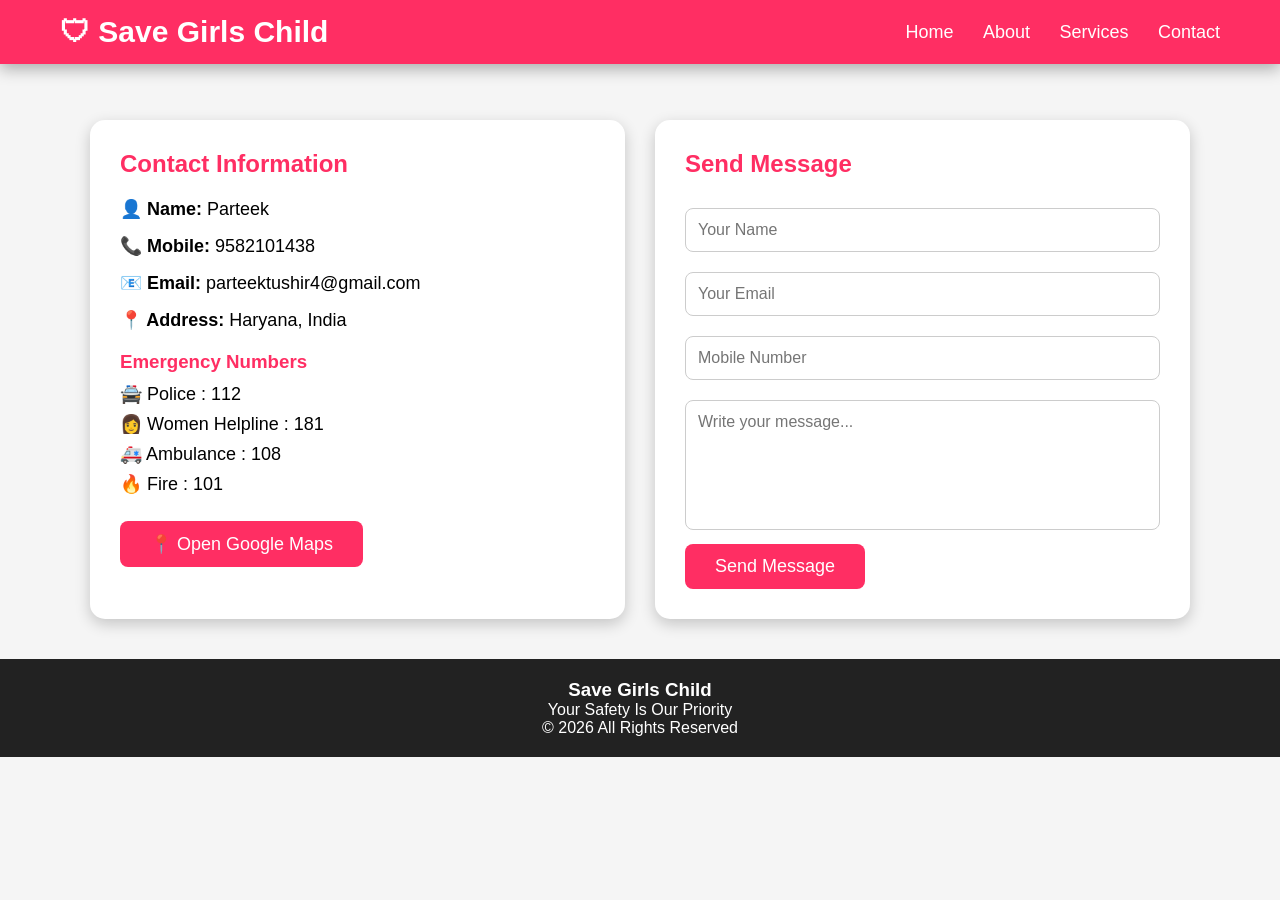
<file: contact2.html>
<!DOCTYPE html>
<html lang="en">
<head>
<meta charset="UTF-8">
<meta name="viewport" content="width=device-width, initial-scale=1.0">
<title>Contact - Save Girls Child</title>

<style>

*{
margin:0;
padding:0;
box-sizing:border-box;
font-family:Arial,sans-serif;
}

body{
background:#f5f5f5;
padding-top:80px;
}

/* Navbar */

header{
position:fixed;
top:0;
left:0;
width:100%;
background:#ff2e63;
display:flex;
justify-content:space-between;
align-items:center;
padding:15px 60px;
z-index:1000;
box-shadow:0 5px 15px rgba(0,0,0,.3);
}

.logo{
font-size:30px;
font-weight:bold;
color:white;
}

nav a{
color:white;
text-decoration:none;
margin-left:25px;
font-size:18px;
transition:.3s;
}

nav a:hover{
color:yellow;
}

/* Contact Section */

.contact{
width:90%;
max-width:1100px;
margin:40px auto;
display:flex;
gap:30px;
flex-wrap:wrap;
justify-content:center;
}

.left,.right{
background:white;
padding:30px;
border-radius:15px;
box-shadow:0 5px 15px rgba(0,0,0,.2);
flex:1;
min-width:320px;
}

.left h2,
.right h2{
color:#ff2e63;
margin-bottom:20px;
}

.left p{
font-size:18px;
margin:15px 0;
}

input,
textarea{
width:100%;
padding:12px;
margin:10px 0;
border:1px solid #ccc;
border-radius:8px;
font-size:16px;
}

textarea{
height:130px;
resize:none;
}

button{
background:#ff2e63;
color:white;
padding:12px 30px;
border:none;
border-radius:8px;
font-size:18px;
cursor:pointer;
transition:.3s;
}

button:hover{
background:#d6004c;
transform:scale(1.05);
}

.emergency{
margin-top:20px;
}

.emergency h3{
color:#ff2e63;
margin-bottom:10px;
}

.emergency p{
font-size:18px;
margin:8px 0;
}

footer{
margin-top:40px;
background:#222;
color:white;
text-align:center;
padding:20px;
}

@media(max-width:768px){

header{
flex-direction:column;
padding:15px;
}

nav{
margin-top:10px;
}

nav a{
display:inline-block;
margin:8px;
}

}

</style>

</head>

<body>

<header>

<div class="logo">🛡 Save Girls Child</div>

<nav>

<a href="index.html">Home</a>
<a href="girlsabout.html">About</a>
<a href="servis.html">Services</a>
<a href="contact2.html">Contact</a>

</nav>

</header>

<section class="contact">

<div class="left">

<h2>Contact Information</h2>

<p><strong>👤 Name:</strong> Parteek</p>

<p><strong>📞 Mobile:</strong> 9582101438</p>

<p><strong>📧 Email:</strong> parteektushir4@gmail.com</p>

<p><strong>📍 Address:</strong> Haryana, India</p>

<div class="emergency">

<h3>Emergency Numbers</h3>

<p>🚔 Police : 112</p>

<p>👩 Women Helpline : 181</p>

<p>🚑 Ambulance : 108</p>

<p>🔥 Fire : 101</p>

</div>

<br>

<button onclick="openMap()">📍 Open Google Maps</button>

</div>

<div class="right">

<h2>Send Message</h2>

<form onsubmit="sendMessage(event)">

<input type="text" placeholder="Your Name" required>

<input type="email" placeholder="Your Email" required>

<input type="tel" placeholder="Mobile Number" required>

<textarea placeholder="Write your message..." required></textarea>

<button type="submit">Send Message</button>

</form>

</div>

</section>

<footer>

<h3>Save Girls Child</h3>

<p>Your Safety Is Our Priority</p>

<p>© 2026 All Rights Reserved</p>

</footer>

<script>

function sendMessage(event){

event.preventDefault();

alert("✅ Thank you! Your message has been submitted.");

}

function openMap(){

window.open("https://maps.google.com","_blank");

}

</script>

</body>
</html>
</file>
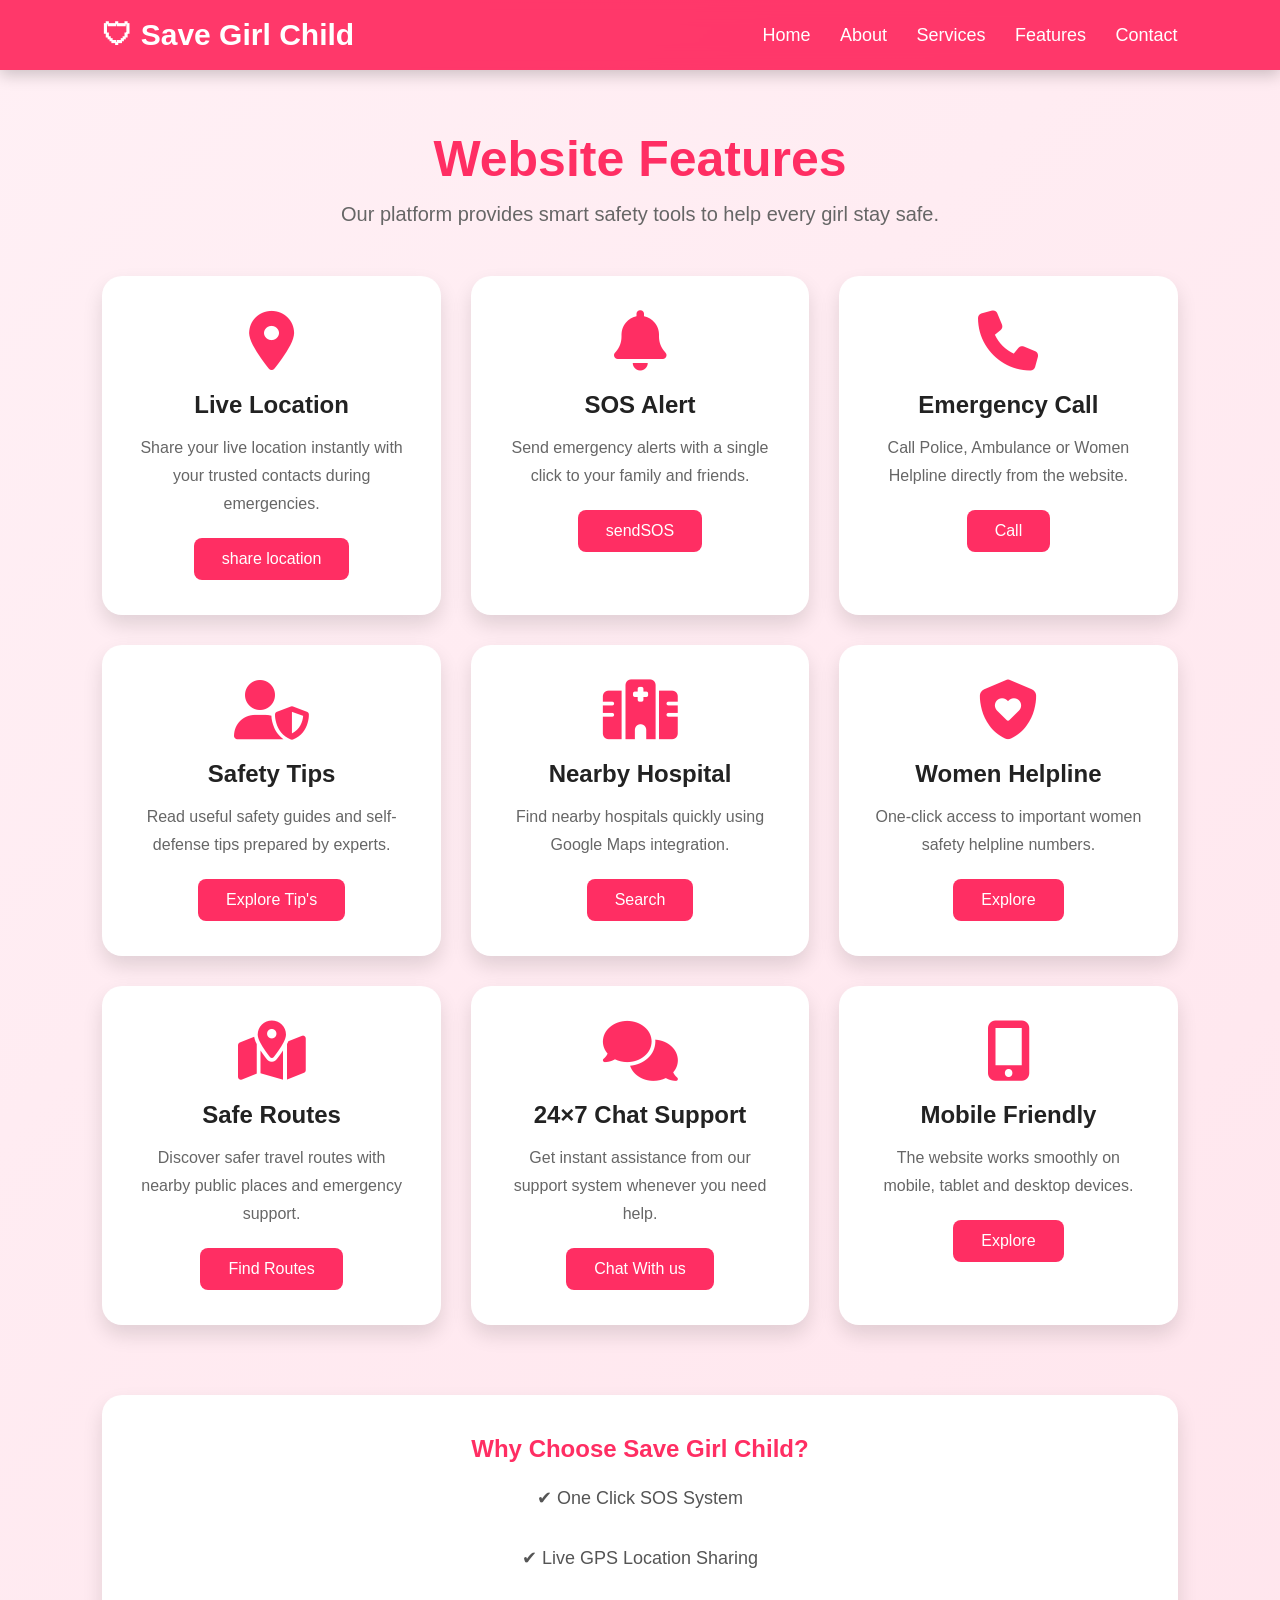
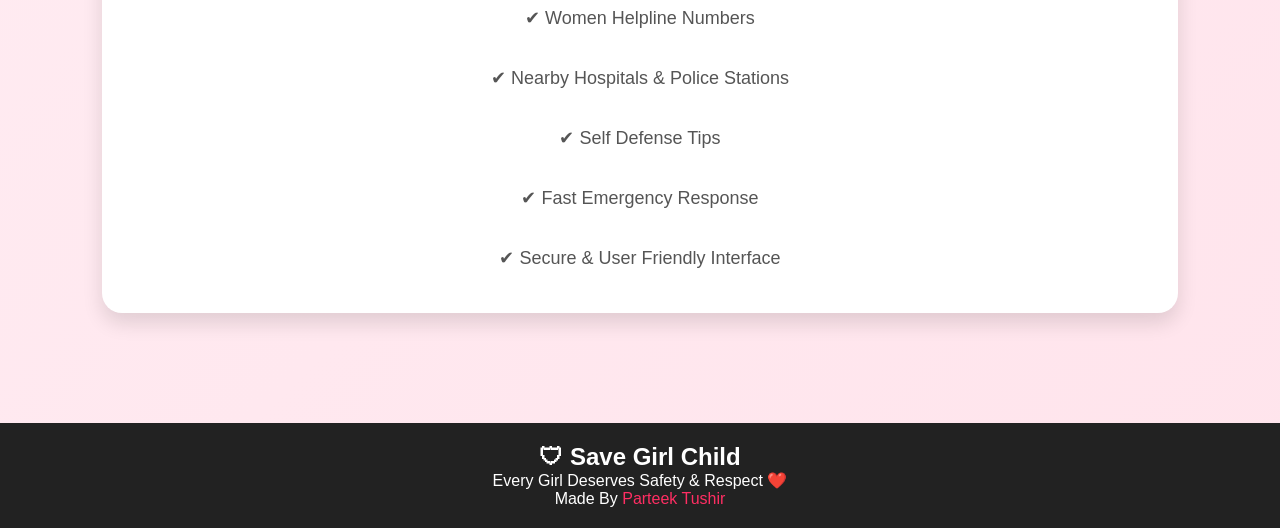
<file: fetures.html>
<!DOCTYPE html>
<html lang="en">
<head>
<meta charset="UTF-8">
<meta name="viewport" content="width=device-width, initial-scale=1.0">

<title>Features | Save Girl Child</title>

<link rel="stylesheet" href="https://cdnjs.cloudflare.com/ajax/libs/font-awesome/6.5.2/css/all.min.css">

<style>

*{
    margin:0;
    padding:0;
    box-sizing:border-box;
    font-family:Arial, Helvetica, sans-serif;
}

body{
    background:linear-gradient(135deg,#fff0f5,#ffe4ec);
}

/* ==========================
   SAME NAVBAR CSS
========================== */
/* Apne index.html wali navbar yaha paste kar dena */

/* ==========================
   FEATURES
========================== */

.features{
    padding:130px 8% 70px;
}

.title{
    text-align:center;
    margin-bottom:50px;
}

.title h1{
    font-size:50px;
    color:#ff2e63;
}

.title p{
    font-size:20px;
    color:#666;
    margin-top:15px;
}

.feature-box{
    display:grid;
    grid-template-columns:repeat(auto-fit,minmax(300px,1fr));
    gap:30px;
}

.card{
    background:#fff;
    padding:35px;
    border-radius:20px;
    text-align:center;
    box-shadow:0 10px 20px rgba(0,0,0,.12);
    transition:.4s;
}

.card:hover{
    transform:translateY(-12px);
    box-shadow:0 15px 35px rgba(255,46,99,.35);
}

.card i{
    font-size:60px;
    color:#ff2e63;
    margin-bottom:20px;
}

.card h2{
    margin-bottom:15px;
    color:#222;
}

.card p{
    color:#666;
    line-height:28px;
    margin-bottom:20px;
}

.card button{
    padding:12px 28px;
    border:none;
    background:#ff2e63;
    color:white;
    border-radius:8px;
    cursor:pointer;
    transition:.3s;
    font-size:16px;
}

.card button:hover{
    background:#d8004c;
    transform:scale(1.05);
}

.extra{
    margin-top:70px;
    background:white;
    padding:40px;
    border-radius:20px;
    text-align:center;
    box-shadow:0 10px 20px rgba(0,0,0,.12);
}

.extra h2{
    color:#ff2e63;
    margin-bottom:20px;
}

.extra p{
    color:#555;
    font-size:18px;
    line-height:30px;
}

/* ==========================
   SAME FOOTER
========================== */
/* Apne index.html wala footer CSS yaha paste kar dena */



header{
    position:fixed;
    top:0;
    left:0;
    width:100%;
    padding:18px 8%;
    display:flex;
    justify-content:space-between;
    align-items:center;
    background:rgba(255,46,99,.95);
    backdrop-filter:blur(10px);
    z-index:1000;
    box-shadow:0 5px 15px rgba(0,0,0,.2);
}

.logo{
    color:#fff;
    font-size:30px;
    font-weight:700;
}

nav a{
    color:#fff;
    text-decoration:none;
    margin-left:25px;
    font-size:18px;
    transition:.4s;
}

nav a:hover{
    color:#ffe600;
}

footer{
    margin-top:40px;
    background:#222;
    color:white;
    text-align:center;
    padding:20px;
}

</style>
</head>

<body>

<!-- SAME NAVBAR -->
<header>

<div class="logo">
🛡 Save Girl Child
</div>

<nav>

<a href="index.html">Home</a>
<a href="girlsabout.html">About</a>
<a href="servis.html">Services</a>
<a href="fetures.html">Features</a>
<a href="contact2.html">Contact</a>

</nav>

</header>

<section class="features">

<div class="title">

<h1>Website Features</h1>

<p>
Our platform provides smart safety tools to help every girl stay safe.
</p>

</div>

<div class="feature-box">

<div class="card">
<i class="fa-solid fa-location-dot"></i>
<h2>Live Location</h2>
<p>
Share your live location instantly with your trusted contacts during emergencies.
</p>
<button>share location</button>
</div>

<div class="card">
<i class="fa-solid fa-bell"></i>
<h2>SOS Alert</h2>
<p>
Send emergency alerts with a single click to your family and friends.
</p>
<button>sendSOS</button>
</div>

<div class="card">
<i class="fa-solid fa-phone"></i>
<h2>Emergency Call</h2>
<p>
Call Police, Ambulance or Women Helpline directly from the website.
</p>
<button>Call</button>
</div>

<div class="card">
<i class="fa-solid fa-user-shield"></i>
<h2>Safety Tips</h2>
<p>
Read useful safety guides and self-defense tips prepared by experts.
</p>
<button>Explore Tip's</button>
</div>

<div class="card">
<i class="fa-solid fa-hospital"></i>
<h2>Nearby Hospital</h2>
<p>
Find nearby hospitals quickly using Google Maps integration.
</p>
<button>Search</button>
</div>

<div class="card">
<i class="fa-solid fa-shield-heart"></i>
<h2>Women Helpline</h2>
<p>
One-click access to important women safety helpline numbers.
</p>
<button>Explore</button>
</div>

<div class="card">
<i class="fa-solid fa-map-location-dot"></i>
<h2>Safe Routes</h2>
<p>
Discover safer travel routes with nearby public places and emergency support.
</p>
<button>Find Routes</button>
</div>

<div class="card">
<i class="fa-solid fa-comments"></i>
<h2>24×7 Chat Support</h2>
<p>
Get instant assistance from our support system whenever you need help.
</p>
<button>Chat With us</button>
</div>

<div class="card">
<i class="fa-solid fa-mobile-screen-button"></i>
<h2>Mobile Friendly</h2>
<p>
The website works smoothly on mobile, tablet and desktop devices.
</p>
<button>Explore</button>
</div>

</div>

<div class="extra">

<h2>Why Choose Save Girl Child?</h2>

<p>

✔ One Click SOS System<br><br>

✔ Live GPS Location Sharing<br><br>

✔ Women Helpline Numbers<br><br>

✔ Nearby Hospitals & Police Stations<br><br>

✔ Self Defense Tips<br><br>

✔ Fast Emergency Response<br><br>

✔ Secure & User Friendly Interface

</p>

</div>

</section>

<!-- SAME FOOTER -->

<footer>

<h2>🛡 Save Girl Child</h2>

<p>Every Girl Deserves Safety & Respect ❤️</p>

<p>Made By <span style="color:#ff2e63;">Parteek Tushir</span></p>

</footer>

<script>

const buttons=document.querySelectorAll("button");

buttons.forEach(btn=>{

btn.addEventListener("click",()=>{

alert("This feature will be available soon.");

});

});

</script>

</body>
</html>
</file>
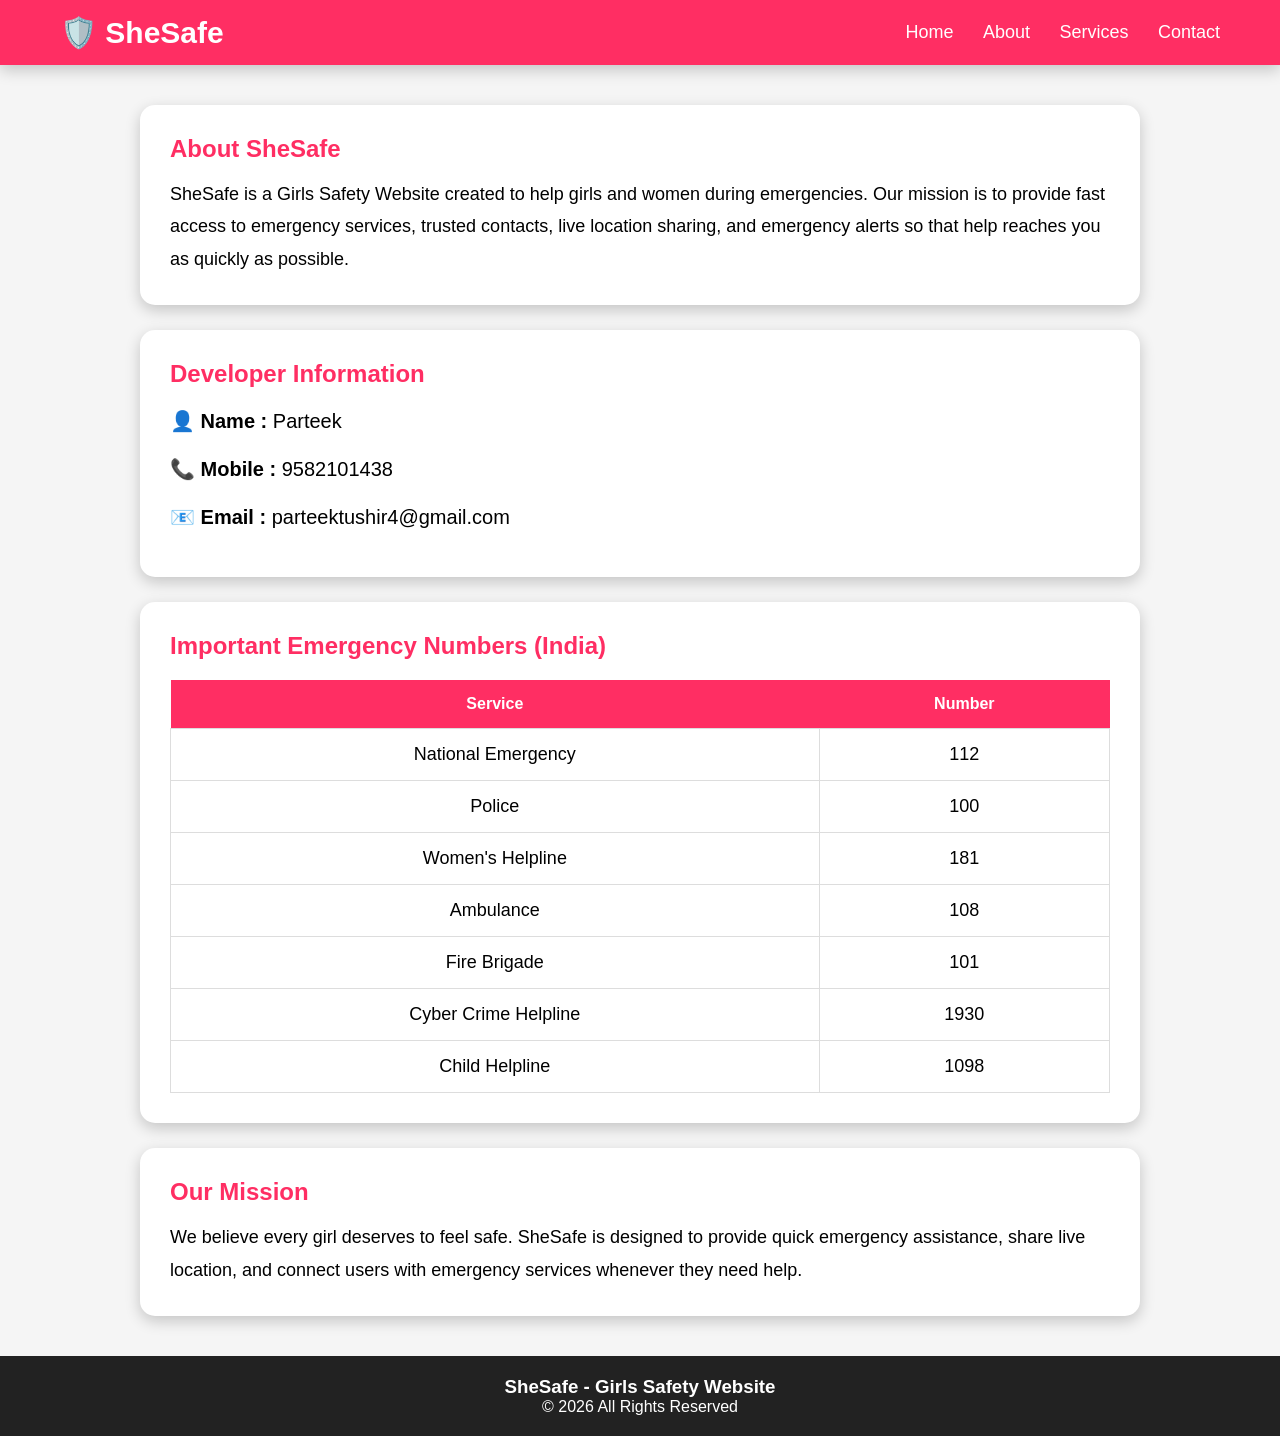
<file: girlsabout.html>
<!DOCTYPE html>
<html lang="en">
<head>
<meta charset="UTF-8">
<meta name="viewport" content="width=device-width, initial-scale=1.0">
<title>About Us - SheSafe</title>

<style>

*{
    margin:0;
    padding:0;
    box-sizing:border-box;
    font-family:Arial,sans-serif;
}

body{
    background:#f5f5f5;
    padding-top:80px;
}

/* Navbar */

header{
    background:#ff2e63;
    display:flex;
    justify-content:space-between;
    align-items:center;
    padding:15px 60px;
    position:fixed;
    top:0;
    left:0;
    width:100%;
    z-index:1000;
    box-shadow:0 5px 15px rgba(0,0,0,0.2);
}

.logo{
    color:white;
    font-size:30px;
    font-weight:bold;
}

nav a{
    color:white;
    text-decoration:none;
    margin-left:25px;
    font-size:18px;
    transition:.3s;
}

nav a:hover{
    color:yellow;
}

/* About Section */

.container{
    width:90%;
    max-width:1000px;
    margin:auto;
}

.card{
    background:white;
    padding:30px;
    margin:25px 0;
    border-radius:15px;
    box-shadow:0 5px 15px rgba(0,0,0,.2);
}

.card h2{
    color:#ff2e63;
    margin-bottom:15px;
}

.card p{
    font-size:18px;
    line-height:1.8;
}

/* Contact */

.contact p{
    margin:12px 0;
    font-size:20px;
}

/* Table */

table{
    width:100%;
    border-collapse:collapse;
    margin-top:20px;
}

th{
    background:#ff2e63;
    color:white;
    padding:15px;
}

td{
    padding:15px;
    border:1px solid #ddd;
    text-align:center;
    font-size:18px;
}

/* Footer */

footer{
    margin-top:40px;
    background:#222;
    color:white;
    text-align:center;
    padding:20px;
}

/* Mobile */

@media(max-width:768px){

header{
    flex-direction:column;
    padding:15px;
}

nav{
    margin-top:15px;
}

nav a{
    display:inline-block;
    margin:8px;
}

.logo{
    font-size:25px;
}

.card{
    padding:20px;
}

.card p,
.contact p,
td{
    font-size:16px;
}

}

</style>

</head>

<body>

<header>

<div class="logo">
🛡️ SheSafe
</div>

<nav>

<a href="index.html">Home</a>
<a href="girlsabout.html">About</a>
<a href="servis.html">Services</a>
<a href="contact2.html">Contact</a>

</nav>

</header>

<div class="container">

<div class="card">

<h2>About SheSafe</h2>

<p>
SheSafe is a Girls Safety Website created to help girls and women during emergencies.
Our mission is to provide fast access to emergency services, trusted contacts,
live location sharing, and emergency alerts so that help reaches you as quickly
as possible.
</p>

</div>

<div class="card">

<h2>Developer Information</h2>

<div class="contact">

<p><b>👤 Name :</b> Parteek</p>

<p><b>📞 Mobile :</b> 9582101438</p>

<p><b>📧 Email :</b> parteektushir4@gmail.com</p>

</div>

</div>

<div class="card">

<h2>Important Emergency Numbers (India)</h2>

<table>

<tr>
<th>Service</th>
<th>Number</th>
</tr>

<tr>
<td>National Emergency</td>
<td>112</td>
</tr>

<tr>
<td>Police</td>
<td>100</td>
</tr>

<tr>
<td>Women's Helpline</td>
<td>181</td>
</tr>

<tr>
<td>Ambulance</td>
<td>108</td>
</tr>

<tr>
<td>Fire Brigade</td>
<td>101</td>
</tr>

<tr>
<td>Cyber Crime Helpline</td>
<td>1930</td>
</tr>

<tr>
<td>Child Helpline</td>
<td>1098</td>
</tr>

</table>

</div>

<div class="card">

<h2>Our Mission</h2>

<p>
We believe every girl deserves to feel safe. SheSafe is designed to provide
quick emergency assistance, share live location, and connect users with
emergency services whenever they need help.
</p>

</div>

</div>

<footer>

<h3>SheSafe - Girls Safety Website</h3>

<p>© 2026 All Rights Reserved</p>

</footer>

</body>
</html>
</file>
